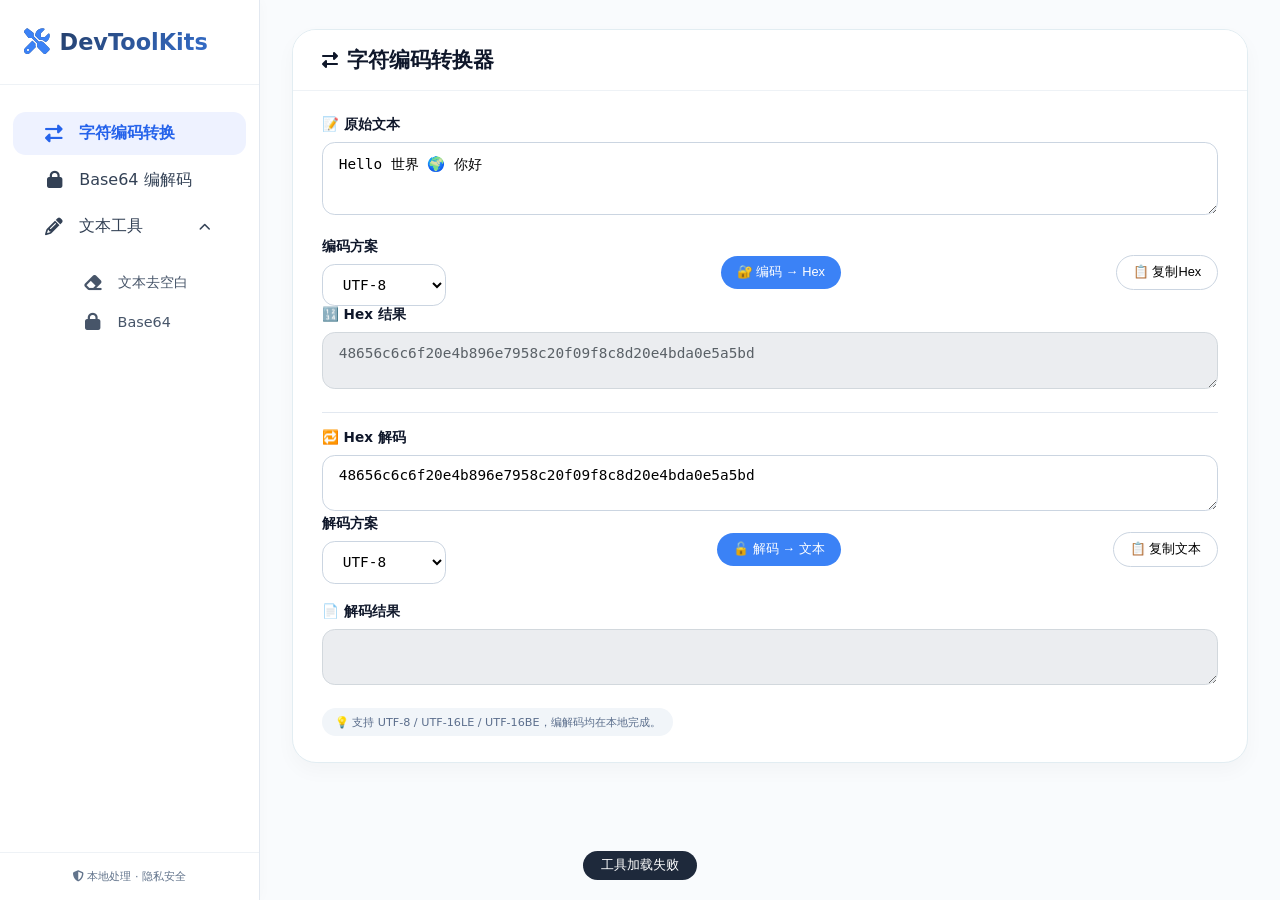
<file: index.html>
<!DOCTYPE html>
<html lang="zh-CN">
<head>
    <meta charset="UTF-8">
    <meta name="viewport" content="width=device-width, initial-scale=1.0, user-scalable=yes">
    <title>开发者工具箱 · 编码/文本处理/Base64</title>
    <link rel="stylesheet" href="css/style.css">
    <!-- Font Awesome 6 (免费图标库) -->
    <link rel="stylesheet" href="https://cdnjs.cloudflare.com/ajax/libs/font-awesome/6.7.2/css/all.min.css">
</head>
<body>
    <div class="app-container">
        <!-- 左侧菜单 -->
        <aside class="sidebar">
            <div class="logo">
                <i class="fas fa-tools"></i> DevToolKits
            </div>
            <nav class="tool-nav">
                <ul>
                    <!-- 一级菜单选项（无下拉） -->
                    <li data-tool="encoding" class="active">
                        <i class="fas fa-exchange-alt"></i> 字符编码转换
                    </li>
                    
                    <!-- 多个一级菜单 -->
                    <li data-tool="base64">
                        <i class="fas fa-lock"></i> Base64 编解码
                    </li>

                    <!-- 一级菜单带二级菜单 -->
                    <li class="menu-parent">
                        <div class="menu-item">
                            <i class="fa-solid fa-pencil"></i>
                            <span>文本工具</span>
                            <i class="fas fa-chevron-down arrow"></i>
                        </div>
                        <!-- 二级菜单 -->
                        <ul class="submenu">
                            <li data-tool="trim"><i class="fas fa-eraser"></i> 文本去空白</li>
                            <li data-tool="base64"><i class="fas fa-lock"></i> Base64</li>
                        </ul>
                    </li>
                </ul>
            </nav>
            <div class="footer-note">
                <i class="fas fa-shield-alt"></i> 本地处理 · 隐私安全
            </div>
        </aside>

        <!-- 右侧内容区，动态渲染工具 -->
        <main class="content-area" id="dynamic-content">
            <div class="loading-placeholder">
                <i class="fas fa-spinner fa-pulse"></i> 加载工具...
            </div>
        </main>
    </div>

    <!-- 全局 JS 模块 -->
    <script src="js/core.js"></script>
    <script src="js/main.js"></script>


    <!-- 工具模块将在需要时动态加载，无需全部引入 -->
     
    <!-- iconv-lite 浏览器可用 UMD 版（官方打包好的） -->
    <!-- <script src="https://cdn.jsdelivr.net/npm/iconv-lite@0.7.2/lib/index.min.js"></script> -->
    <script src="./lib/pk-iconv-lite.js"></script>
    
    <!-- 正确：启用 ES Modules 支持 0516测试不行，待学习-->
    <!-- <script type="module">
    // 直接使用 import 语法（浏览器原生支持）
    import { chunk } from 'https://cdn.skypack.dev/lodash-es';
    console.log(chunk(, 2)); // [, ]
    </script> -->

<script>


</script>

</body>
</html>
</file>
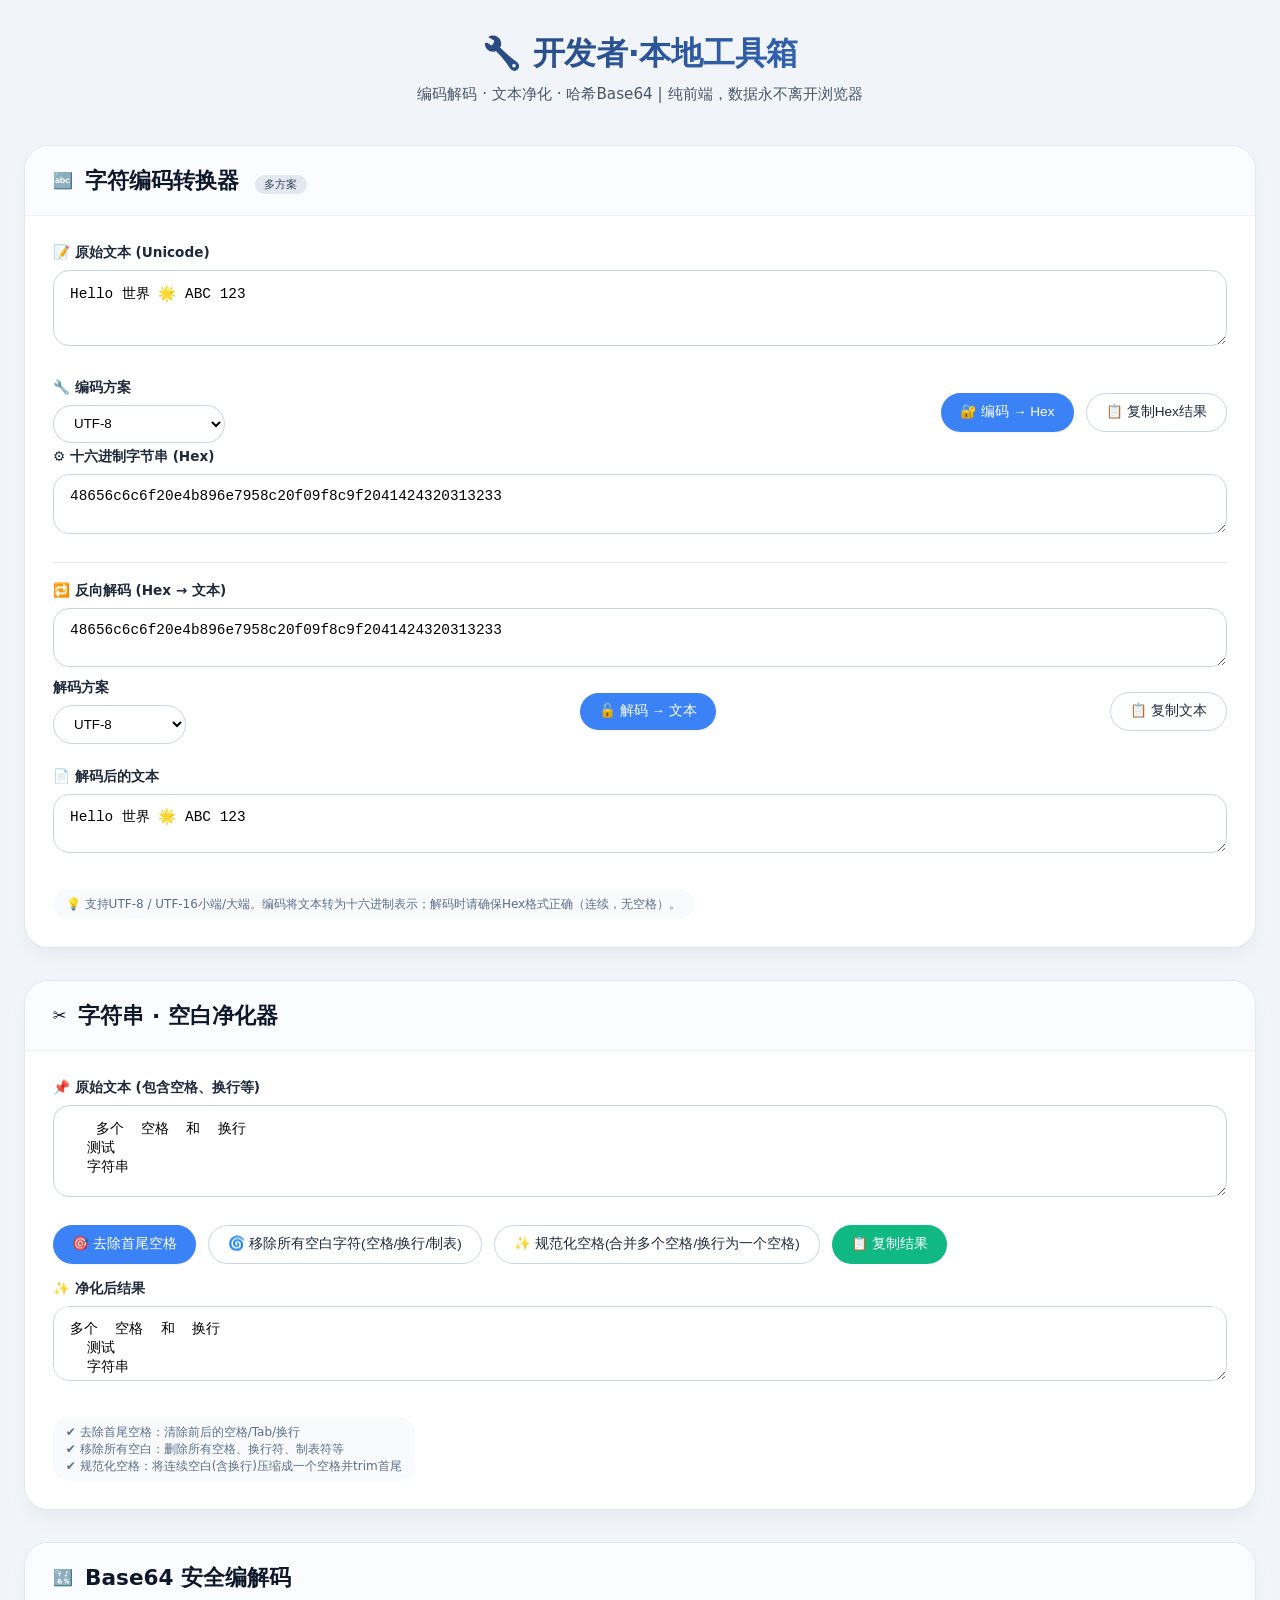
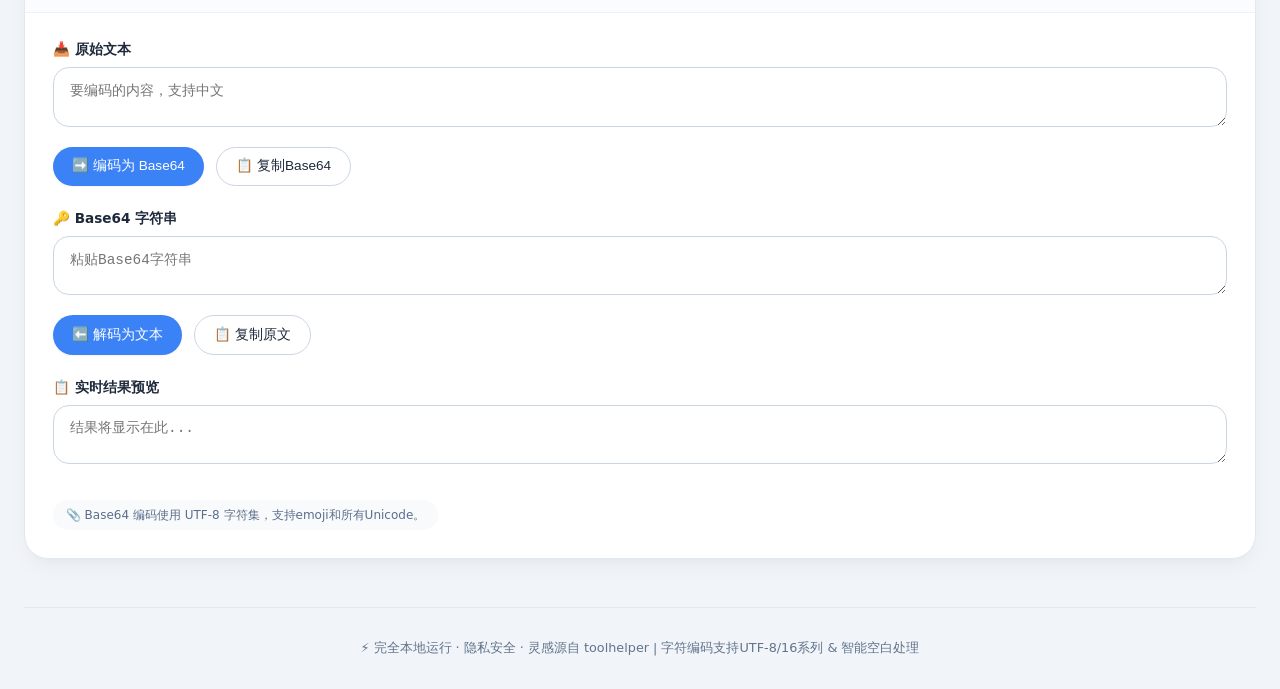
<file: demo.html>
<!DOCTYPE html>
<html lang="zh-CN">
<head>
    <meta charset="UTF-8">
    <meta name="viewport" content="width=device-width, initial-scale=1.0, user-scalable=yes">
    <title>全能工具箱 · 编码转换 / 文本处理 / Base64</title>
    <style>
        * {
            margin: 0;
            padding: 0;
            box-sizing: border-box;
        }

        body {
            background: #f1f5f9;
            font-family: 'Inter', system-ui, -apple-system, 'Segoe UI', Roboto, 'Helvetica Neue', sans-serif;
            padding: 2rem 1.5rem;
            color: #0f172a;
        }

        /* 主容器 */
        .container {
            max-width: 1300px;
            margin: 0 auto;
        }

        /* 页眉 */
        .header {
            text-align: center;
            margin-bottom: 2.5rem;
        }
        .header h1 {
            font-size: 2rem;
            font-weight: 700;
            background: linear-gradient(135deg, #1e293b, #3b82f6);
            background-clip: text;
            -webkit-background-clip: text;
            color: transparent;
            letter-spacing: -0.3px;
        }
        .header p {
            color: #475569;
            margin-top: 0.5rem;
            font-size: 0.95rem;
        }

        /* 卡片网格 */
        .tools-grid {
            display: flex;
            flex-direction: column;
            gap: 2rem;
        }

        .card {
            background: white;
            border-radius: 1.5rem;
            box-shadow: 0 10px 25px -5px rgba(0, 0, 0, 0.05), 0 8px 10px -6px rgba(0, 0, 0, 0.02);
            overflow: hidden;
            transition: box-shadow 0.2s ease;
            border: 1px solid #e2e8f0;
        }
        .card:hover {
            box-shadow: 0 20px 30px -12px rgba(0, 0, 0, 0.1);
        }

        .card-header {
            padding: 1.25rem 1.75rem;
            background: #fafcff;
            border-bottom: 1px solid #eef2f6;
            display: flex;
            align-items: center;
            gap: 0.75rem;
        }
        .card-header i {
            font-size: 1.6rem;
        }
        .card-header h2 {
            font-size: 1.35rem;
            font-weight: 600;
            color: #0f172a;
        }
        .card-header .badge {
            background: #e2e8f0;
            font-size: 0.7rem;
            padding: 0.2rem 0.6rem;
            border-radius: 40px;
            color: #334155;
            font-weight: 500;
            margin-left: 0.5rem;
        }

        .card-body {
            padding: 1.75rem;
        }

        /* 表单元素 */
        .input-group {
            margin-bottom: 1.5rem;
        }
        label {
            font-weight: 600;
            font-size: 0.85rem;
            display: block;
            margin-bottom: 0.5rem;
            color: #1e293b;
        }
        textarea, input[type="text"] {
            width: 100%;
            padding: 0.8rem 1rem;
            font-family: 'SF Mono', 'Fira Code', 'Cascadia Code', monospace;
            font-size: 0.9rem;
            border: 1px solid #cbd5e1;
            border-radius: 1rem;
            background: #ffffff;
            transition: all 0.2s;
            resize: vertical;
        }
        textarea:focus, input:focus {
            outline: none;
            border-color: #3b82f6;
            box-shadow: 0 0 0 3px rgba(59,130,246,0.2);
        }
        select {
            padding: 0.6rem 2rem 0.6rem 1rem;
            border-radius: 2rem;
            border: 1px solid #cbd5e1;
            background: white;
            font-weight: 500;
            cursor: pointer;
        }
        .button-group {
            display: flex;
            flex-wrap: wrap;
            gap: 0.75rem;
            margin: 1rem 0 1rem 0;
        }
        .btn {
            background: #f1f5f9;
            border: none;
            padding: 0.6rem 1.2rem;
            border-radius: 2rem;
            font-weight: 500;
            font-size: 0.85rem;
            cursor: pointer;
            transition: all 0.2s;
            display: inline-flex;
            align-items: center;
            gap: 0.5rem;
            color: #1e293b;
        }
        .btn-primary {
            background: #3b82f6;
            color: white;
            box-shadow: 0 1px 2px rgba(0,0,0,0.05);
        }
        .btn-primary:hover {
            background: #2563eb;
            transform: translateY(-1px);
        }
        .btn-outline {
            border: 1px solid #cbd5e1;
            background: white;
        }
        .btn-outline:hover {
            background: #f8fafc;
            border-color: #94a3b8;
        }
        .btn-copy {
            background: #10b981;
            color: white;
        }
        .btn-copy:hover {
            background: #059669;
        }
        hr {
            margin: 1.2rem 0;
            border: none;
            border-top: 1px solid #e2e8f0;
        }
        .flex-row {
            display: flex;
            flex-wrap: wrap;
            align-items: center;
            justify-content: space-between;
            gap: 1rem;
        }
        .info-note {
            font-size: 0.75rem;
            color: #5b6e8c;
            margin-top: 0.5rem;
            background: #f8fafc;
            padding: 0.4rem 0.8rem;
            border-radius: 1rem;
            display: inline-block;
        }
        footer {
            text-align: center;
            margin-top: 3rem;
            color: #62748c;
            font-size: 0.8rem;
            border-top: 1px solid #e2e8f0;
            padding-top: 2rem;
        }
        @media (max-width: 640px) {
            body {
                padding: 1rem;
            }
            .card-body {
                padding: 1.25rem;
            }
            .button-group {
                justify-content: center;
            }
        }
    </style>
</head>
<body>
<div class="container">
    <div class="header">
        <h1>🔧 开发者·本地工具箱</h1>
        <p>编码解码 · 文本净化 · 哈希Base64 | 纯前端，数据永不离开浏览器</p>
    </div>

    <div class="tools-grid">
        <!-- 工具1：字符编码/解码 (UTF-8, UTF-16LE, UTF-16BE) -->
        <div class="card">
            <div class="card-header">
                <span>🔤</span>
                <h2>字符编码转换器 <span class="badge">多方案</span></h2>
            </div>
            <div class="card-body">
                <div class="input-group">
                    <label>📝 原始文本 (Unicode)</label>
                    <textarea id="text-input-encoding" rows="3" placeholder="例如：Hello 世界 🌍 你好"></textarea>
                </div>

                <div class="flex-row">
                    <div>
                        <label>🔧 编码方案</label>
                        <select id="encode-scheme">
                            <option value="UTF-8">UTF-8</option>
                            <option value="UTF-16LE">UTF-16LE (小端)</option>
                            <option value="UTF-16BE">UTF-16BE (大端)</option>
                        </select>
                    </div>
                    <div class="button-group" style="margin-top: 1.2rem;">
                        <button id="btn-encode" class="btn btn-primary">🔐 编码 → Hex</button>
                        <button id="btn-copy-encoded" class="btn btn-outline">📋 复制Hex结果</button>
                    </div>
                </div>

                <div class="input-group">
                    <label>⚙️ 十六进制字节串 (Hex)</label>
                    <textarea id="hex-output" rows="2" placeholder="编码结果将显示在这里" readonly></textarea>
                </div>

                <hr>

                <div class="input-group">
                    <label>🔁 反向解码 (Hex → 文本)</label>
                    <textarea id="hex-input" rows="2" placeholder="粘贴十六进制，例如：48656c6c6f"></textarea>
                    <div class="flex-row" style="margin-top: 0.5rem;">
                        <div>
                            <label>解码方案</label>
                            <select id="decode-scheme">
                                <option value="UTF-8">UTF-8</option>
                                <option value="UTF-16LE">UTF-16LE</option>
                                <option value="UTF-16BE">UTF-16BE</option>
                            </select>
                        </div>
                        <button id="btn-decode" class="btn btn-primary">🔓 解码 → 文本</button>
                        <button id="btn-copy-decoded" class="btn btn-outline">📋 复制文本</button>
                    </div>
                </div>

                <div class="input-group">
                    <label>📄 解码后的文本</label>
                    <textarea id="decoded-text" rows="2" placeholder="解码结果" readonly></textarea>
                </div>
                <div class="info-note">
                    💡 支持UTF-8 / UTF-16小端/大端。编码将文本转为十六进制表示；解码时请确保Hex格式正确（连续，无空格）。
                </div>
            </div>
        </div>

        <!-- 工具2：字符串空白去除 (多种净化模式) -->
        <div class="card">
            <div class="card-header">
                <span>✂️</span>
                <h2>字符串 · 空白净化器</h2>
            </div>
            <div class="card-body">
                <div class="input-group">
                    <label>📌 原始文本 (包含空格、换行等)</label>
                    <textarea id="trim-input" rows="4" placeholder="   Hello   世界   ！  前后有空格   中间 多空格  "></textarea>
                </div>

                <div class="button-group">
                    <button id="trim-both" class="btn btn-primary">🎯 去除首尾空格</button>
                    <button id="trim-all" class="btn btn-outline">🌀 移除所有空白字符(空格/换行/制表)</button>
                    <button id="trim-extra" class="btn btn-outline">✨ 规范化空格(合并多个空格/换行为一个空格)</button>
                    <button id="copy-trim-result" class="btn btn-copy">📋 复制结果</button>
                </div>

                <div class="input-group">
                    <label>✨ 净化后结果</label>
                    <textarea id="trim-result" rows="3" readonly placeholder="处理后的文本"></textarea>
                </div>
                <div class="info-note">
                    ✔️ 去除首尾空格：清除前后的空格/Tab/换行<br>
                    ✔️ 移除所有空白：删除所有空格、换行符、制表符等<br>
                    ✔️ 规范化空格：将连续空白(含换行)压缩成一个空格并trim首尾
                </div>
            </div>
        </div>

        <!-- 工具3：Base64 编解码 (额外贴心功能) -->
        <div class="card">
            <div class="card-header">
                <span>🔣</span>
                <h2>Base64 安全编解码</h2>
            </div>
            <div class="card-body">
                <div class="input-group">
                    <label>📥 原始文本</label>
                    <textarea id="b64-plain" rows="2" placeholder="要编码的内容，支持中文"></textarea>
                    <div class="button-group">
                        <button id="b64-encode" class="btn btn-primary">➡️ 编码为 Base64</button>
                        <button id="copy-b64-encoded" class="btn btn-outline">📋 复制Base64</button>
                    </div>
                </div>

                <div class="input-group">
                    <label>🔑 Base64 字符串</label>
                    <textarea id="b64-cipher" rows="2" placeholder="粘贴Base64字符串"></textarea>
                    <div class="button-group">
                        <button id="b64-decode" class="btn btn-primary">⬅️ 解码为文本</button>
                        <button id="copy-b64-decoded" class="btn btn-outline">📋 复制原文</button>
                    </div>
                </div>

                <div class="input-group">
                    <label>📋 实时结果预览</label>
                    <textarea id="b64-result" rows="2" readonly placeholder="结果将显示在此..."></textarea>
                </div>
                <div class="info-note">
                    📎 Base64 编码使用 UTF-8 字符集，支持emoji和所有Unicode。
                </div>
            </div>
        </div>
    </div>
    <footer>
        ⚡ 完全本地运行 · 隐私安全 · 灵感源自 toolhelper | 字符编码支持UTF-8/16系列 & 智能空白处理
    </footer>
</div>

<script>
    (function() {
        // ---------- 1. 字符编码 / 解码核心逻辑 ----------
        // UTF-8 编码 (使用原生TextEncoder)
        function utf8EncodeToHex(str) {
            const encoder = new TextEncoder();
            const bytes = encoder.encode(str);
            return Array.from(bytes).map(b => b.toString(16).padStart(2, '0')).join('');
        }
        // UTF-8 解码
        function utf8DecodeFromHex(hexStr) {
            if (!hexStr) return '';
            const hexClean = hexStr.replace(/\s/g, '');
            if (hexClean.length % 2 !== 0) throw new Error('Hex长度必须为偶数');
            const bytes = new Uint8Array(hexClean.match(/.{2}/g).map(byte => parseInt(byte, 16)));
            const decoder = new TextDecoder('utf-8');
            return decoder.decode(bytes);
        }

        // ----- UTF-16LE / UTF-16BE 手动实现 (支持代理对, 完美处理emoji) -----
        // 将JavaScript字符串转为UTF-16字节数组 (littleEndian标志)
        function stringToUtf16Bytes(str, littleEndian) {
            const buf = [];
            for (let i = 0; i < str.length; i++) {
                let code = str.charCodeAt(i);
                // 处理高位代理 (如果存在, 需组合)
                if (code >= 0xD800 && code <= 0xDBFF && i + 1 < str.length) {
                    const next = str.charCodeAt(i + 1);
                    if (next >= 0xDC00 && next <= 0xDFFF) {
                        const high = code;
                        const low = next;
                        const surrogatePair = ((high - 0xD800) * 0x400) + (low - 0xDC00) + 0x10000;
                        const utf16High = (surrogatePair >> 16) & 0xFFFF;
                        const utf16Low = surrogatePair & 0xFFFF;
                        // 对于UTF16, 实际存储两个码元
                        if (littleEndian) {
                            buf.push(utf16High & 0xFF, (utf16High >> 8) & 0xFF);
                            buf.push(utf16Low & 0xFF, (utf16Low >> 8) & 0xFF);
                        } else {
                            buf.push((utf16High >> 8) & 0xFF, utf16High & 0xFF);
                            buf.push((utf16Low >> 8) & 0xFF, utf16Low & 0xFF);
                        }
                        i++; // 跳过下一个字符
                        continue;
                    }
                }
                // 普通BMP字符
                if (littleEndian) {
                    buf.push(code & 0xFF, (code >> 8) & 0xFF);
                } else {
                    buf.push((code >> 8) & 0xFF, code & 0xFF);
                }
            }
            return buf;
        }

        // 将UTF-16字节数组转回字符串
        function utf16BytesToString(bytes, littleEndian) {
            if (bytes.length % 2 !== 0) throw new Error('UTF-16字节长度必须偶数');
            const codes = [];
            for (let i = 0; i < bytes.length; i += 2) {
                let low, high;
                if (littleEndian) {
                    low = bytes[i];
                    high = bytes[i+1];
                } else {
                    low = bytes[i+1];
                    high = bytes[i];
                }
                let code = (high << 8) | low;
                codes.push(code);
            }
            // 处理代理对
            let result = '';
            for (let i = 0; i < codes.length; i++) {
                let code = codes[i];
                if (code >= 0xD800 && code <= 0xDBFF && i+1 < codes.length && codes[i+1] >= 0xDC00 && codes[i+1] <= 0xDFFF) {
                    const highSurrogate = code;
                    const lowSurrogate = codes[i+1];
                    const fullCode = ((highSurrogate - 0xD800) * 0x400) + (lowSurrogate - 0xDC00) + 0x10000;
                    result += String.fromCodePoint(fullCode);
                    i++;
                } else {
                    result += String.fromCharCode(code);
                }
            }
            return result;
        }

        function utf16EncodeToHex(str, scheme) {
            const littleEndian = (scheme === 'UTF-16LE');
            const bytes = stringToUtf16Bytes(str, littleEndian);
            return bytes.map(b => b.toString(16).padStart(2, '0')).join('');
        }

        function utf16DecodeFromHex(hexStr, scheme) {
            const hexClean = hexStr.replace(/\s/g, '');
            if (hexClean.length % 2 !== 0) throw new Error('Hex长度必须偶数');
            const bytes = hexClean.match(/.{2}/g).map(b => parseInt(b, 16));
            const littleEndian = (scheme === 'UTF-16LE');
            return utf16BytesToString(bytes, littleEndian);
        }

        // 通用编码入口
        function encodeTextByScheme(text, scheme) {
            if (!text) return '';
            if (scheme === 'UTF-8') {
                return utf8EncodeToHex(text);
            } else if (scheme === 'UTF-16LE' || scheme === 'UTF-16BE') {
                return utf16EncodeToHex(text, scheme);
            }
            throw new Error('不支持的编码方案');
        }

        function decodeHexByScheme(hex, scheme) {
            if (!hex) return '';
            if (scheme === 'UTF-8') {
                return utf8DecodeFromHex(hex);
            } else if (scheme === 'UTF-16LE' || scheme === 'UTF-16BE') {
                return utf16DecodeFromHex(hex, scheme);
            }
            throw new Error('不支持的解码方案');
        }

        // ----- UI 绑定 -----
        const textInput = document.getElementById('text-input-encoding');
        const encodeScheme = document.getElementById('encode-scheme');
        const hexOutput = document.getElementById('hex-output');
        const btnEncode = document.getElementById('btn-encode');
        const btnCopyEncoded = document.getElementById('btn-copy-encoded');
        const hexInput = document.getElementById('hex-input');
        const decodeScheme = document.getElementById('decode-scheme');
        const btnDecode = document.getElementById('btn-decode');
        const decodedText = document.getElementById('decoded-text');
        const btnCopyDecoded = document.getElementById('btn-copy-decoded');

        // 编码动作
        btnEncode.addEventListener('click', () => {
            const raw = textInput.value;
            if (!raw.trim() && raw.length === 0) {
                hexOutput.value = '';
                return;
            }
            try {
                const scheme = encodeScheme.value;
                const hexResult = encodeTextByScheme(raw, scheme);
                hexOutput.value = hexResult;
            } catch (err) {
                hexOutput.value = `编码错误: ${err.message}`;
            }
        });

        // 解码动作
        btnDecode.addEventListener('click', () => {
            const hexVal = hexInput.value.trim();
            if (!hexVal) {
                decodedText.value = '';
                return;
            }
            try {
                const scheme = decodeScheme.value;
                const result = decodeHexByScheme(hexVal, scheme);
                decodedText.value = result;
            } catch (err) {
                decodedText.value = `解码失败: ${err.message}`;
            }
        });

        // 辅助复制
        btnCopyEncoded.addEventListener('click', () => {
            copyToClipboard(hexOutput.value, '编码结果已复制');
        });
        btnCopyDecoded.addEventListener('click', () => {
            copyToClipboard(decodedText.value, '解码文本已复制');
        });

        // ---------- 2. 字符串空白去除工具 ----------
        const trimInput = document.getElementById('trim-input');
        const trimResult = document.getElementById('trim-result');
        const trimBothBtn = document.getElementById('trim-both');
        const trimAllBtn = document.getElementById('trim-all');
        const trimExtraBtn = document.getElementById('trim-extra');
        const copyTrimBtn = document.getElementById('copy-trim-result');

        function updateTrimResult(value) {
            trimResult.value = value;
        }

        trimBothBtn.addEventListener('click', () => {
            const val = trimInput.value;
            const trimmed = val.trim();
            updateTrimResult(trimmed);
        });

        trimAllBtn.addEventListener('click', () => {
            const val = trimInput.value;
            // 移除所有空白字符：空格、换行、制表、回车等
            const noWhitespace = val.replace(/\s+/g, '');
            updateTrimResult(noWhitespace);
        });

        trimExtraBtn.addEventListener('click', () => {
            const val = trimInput.value;
            // 将所有连续空白（包括换行，制表）替换为一个空格，并trim首尾
            const normalized = val.trim().replace(/\s+/g, ' ');
            updateTrimResult(normalized);
        });

        copyTrimBtn.addEventListener('click', () => {
            copyToClipboard(trimResult.value, '净化结果已复制');
        });

        // ---------- 3. Base64 编解码工具 ----------
        const b64Plain = document.getElementById('b64-plain');
        const b64Cipher = document.getElementById('b64-cipher');
        const b64Result = document.getElementById('b64-result');
        const b64EncodeBtn = document.getElementById('b64-encode');
        const b64DecodeBtn = document.getElementById('b64-decode');
        const copyB64Encoded = document.getElementById('copy-b64-encoded');
        const copyB64Decoded = document.getElementById('copy-b64-decoded');

        function base64Encode(str) {
            try {
                // 处理 Unicode: 使用 TextEncoder 转 UTF-8 再进行 base64
                const encoder = new TextEncoder();
                const bytes = encoder.encode(str);
                let binary = '';
                bytes.forEach(byte => binary += String.fromCharCode(byte));
                return btoa(binary);
            } catch (e) {
                throw new Error('编码失败，可能包含无法处理的字符');
            }
        }

        function base64Decode(base64Str) {
            try {
                const binary = atob(base64Str);
                const bytes = new Uint8Array(binary.length);
                for (let i = 0; i < binary.length; i++) {
                    bytes[i] = binary.charCodeAt(i);
                }
                const decoder = new TextDecoder('utf-8');
                return decoder.decode(bytes);
            } catch (e) {
                throw new Error('无效的Base64字符串');
            }
        }

        b64EncodeBtn.addEventListener('click', () => {
            const plain = b64Plain.value;
            if (!plain) {
                b64Result.value = '';
                return;
            }
            try {
                const encoded = base64Encode(plain);
                b64Result.value = encoded;
                b64Cipher.value = encoded;   // 同步到解码输入区，方便测试
            } catch (err) {
                b64Result.value = `错误: ${err.message}`;
            }
        });

        b64DecodeBtn.addEventListener('click', () => {
            const cipher = b64Cipher.value.trim();
            if (!cipher) {
                b64Result.value = '';
                return;
            }
            try {
                const decoded = base64Decode(cipher);
                b64Result.value = decoded;
                b64Plain.value = decoded;    // 可选同步
            } catch (err) {
                b64Result.value = `解码失败: ${err.message}`;
            }
        });

        copyB64Encoded.addEventListener('click', () => {
            copyToClipboard(b64Result.value, 'Base64结果已复制');
        });
        copyB64Decoded.addEventListener('click', () => {
            copyToClipboard(b64Result.value, '解码结果已复制');
        });

        // 通用复制函数 + 轻提示 (无需 alert 干扰)
        function copyToClipboard(text, successMsg = '已复制到剪贴板') {
            if (!text && text !== '') {
                showToast('没有内容可复制', 1500);
                return;
            }
            navigator.clipboard.writeText(text).then(() => {
                showToast(`✓ ${successMsg}`, 1200);
            }).catch(() => {
                showToast('复制失败，可手动复制', 1500);
            });
        }

        // 简单toast提示
        function showToast(msg, duration = 1500) {
            let toast = document.querySelector('.global-toast');
            if (!toast) {
                const div = document.createElement('div');
                div.className = 'global-toast';
                div.style.cssText = `
                    position: fixed; bottom: 20px; left: 50%; transform: translateX(-50%);
                    background: #1e293b; color: white; padding: 8px 18px; border-radius: 40px;
                    font-size: 0.85rem; z-index: 9999; box-shadow: 0 4px 12px rgba(0,0,0,0.2);
                    pointer-events: none; font-weight: 500; backdrop-filter: blur(6px);
                    transition: opacity 0.2s; opacity: 0;
                `;
                document.body.appendChild(div);
                toast = div;
            }
            toast.textContent = msg;
            toast.style.opacity = '1';
            setTimeout(() => {
                toast.style.opacity = '0';
            }, duration);
        }

        // 初始化示例数据，方便展示
        const demoText = "Hello 世界 🌟 ABC 123";
        textInput.value = demoText;
        // 默认展示一次编码结果
        setTimeout(() => {
            try {
                const initHex = encodeTextByScheme(demoText, 'UTF-8');
                hexOutput.value = initHex;
                hexInput.value = initHex;
                decodedText.value = demoText;
            } catch(e) {}
            trimInput.value = "   多个  空格  和  换行  \n  测试   \n  字符串   ";
            trimBothBtn.click(); // 自动展示trim示例结果
        }, 50);
    })();
</script>
</body>
</html>
</file>
<file: css/style.css>
/* reset & base */
* {
    margin: 0;
    padding: 0;
    box-sizing: border-box;
}

body {
    font-family: 'Inter', system-ui, -apple-system, 'Segoe UI', Roboto, sans-serif;
    background: #f8fafc;
    color: #0f172a;
    height: 100vh;
    overflow: hidden;
}

.app-container {
    display: flex;
    height: 100vh;
    width: 100%;
}

/* 侧边栏 */
.sidebar {
    width: 260px;
    background: #ffffff;
    border-right: 1px solid #e2e8f0;
    display: flex;
    flex-direction: column;
    box-shadow: 2px 0 12px rgba(0, 0, 0, 0.02);
    z-index: 10;
}

.logo {
    padding: 1.8rem 1.5rem;
    font-size: 1.4rem;
    font-weight: 700;
    background: linear-gradient(135deg, #1e293b, #3b82f6);
    background-clip: text;
    -webkit-background-clip: text;
    color: transparent;
    border-bottom: 1px solid #eef2f6;
    display: flex;
    align-items: center;
    gap: 0.6rem;
}

.logo i {
    font-size: 1.6rem;
    background: none;
    color: #3b82f6;
}

.tool-nav {
    flex: 1;
    padding: 1.5rem 0;
}

.tool-nav ul {
    list-style: none;
}

.tool-nav li {
    padding: 0.7rem 1.8rem;
    margin: 0.2rem 0.8rem;
    border-radius: 0.8rem;
    display: flex;
    align-items: center;
    gap: 0.75rem;
    cursor: pointer;
    font-weight: 500;
    color: #334155;
    transition: all 0.2s ease;
}

.tool-nav li i {
    width: 1.6rem;
    font-size: 1.1rem;
    text-align: center;
}

.tool-nav li:hover {
    background: #f1f5f9;
    color: #1e293b;
}

.tool-nav li.active {
    background: #eef2ff;
    color: #2563eb;
    font-weight: 600;
}

.footer-note {
    padding: 1rem 1.5rem;
    font-size: 0.7rem;
    color: #62748c;
    border-top: 1px solid #eef2f6;
    text-align: center;
}

/* 右侧内容区 */
.content-area {
    flex: 1;
    overflow-y: auto;
    padding: 1.8rem 2rem;
    background: #f9fbfd;
}

/* 卡片样式 */
.tool-card {
    background: white;
    border-radius: 1.5rem;
    box-shadow: 0 8px 20px rgba(0, 0, 0, 0.03);
    border: 1px solid #e2edf2;
    margin-bottom: 2rem;
    overflow: hidden;
}

.card-header {
    padding: 1rem 1.8rem;
    background: #ffffff;
    border-bottom: 1px solid #eef2f6;
    display: flex;
    align-items: center;
    gap: 0.6rem;
}

.card-header h2 {
    font-size: 1.3rem;
    font-weight: 600;
}

.card-body {
    padding: 1.6rem 1.8rem;
}

.input-group {
    margin-bottom: 1.2rem;
}

label {
    font-weight: 600;
    font-size: 0.85rem;
    display: block;
    margin-bottom: 0.5rem;
}

textarea, input, select {
    width: 100%;
    padding: 0.7rem 1rem;
    font-family: 'SF Mono', 'Fira Code', monospace;
    border: 1px solid #cbd5e1;
    border-radius: 0.8rem;
    background: white;
    font-size: 0.9rem;
    transition: 0.2s;
}

textarea:focus, input:focus, select:focus {
    outline: none;
    border-color: #3b82f6;
    box-shadow: 0 0 0 3px rgba(59,130,246,0.15);
}

.button-group {
    display: flex;
    flex-wrap: wrap;
    gap: 0.6rem;
    margin: 1rem 0;
}

.btn {
    padding: 0.5rem 1rem;
    border-radius: 2rem;
    border: none;
    font-weight: 500;
    cursor: pointer;
    display: inline-flex;
    align-items: center;
    gap: 0.4rem;
    font-size: 0.8rem;
    transition: all 0.2s;
}

.btn-primary {
    background: #3b82f6;
    color: white;
}
.btn-primary:hover {
    background: #2563eb;
    transform: translateY(-1px);
}

.btn-outline {
    background: white;
    border: 1px solid #cbd5e1;
}
.btn-outline:hover {
    background: #f8fafc;
}

.btn-success {
    background: #10b981;
    color: white;
}
.btn-success:hover {
    background: #059669;
}

hr {
    margin: 1rem 0;
    border: none;
    border-top: 1px solid #e2e8f0;
}

.info-note {
    font-size: 0.7rem;
    color: #5b6e8c;
    background: #f1f5f9;
    padding: 0.4rem 0.8rem;
    border-radius: 1rem;
    display: inline-block;
}

.flex-row {
    display: flex;
    flex-wrap: wrap;
    align-items: center;
    gap: 1rem;
    justify-content: space-between;
}

/* 加载动画 */
.loading-placeholder {
    text-align: center;
    padding: 4rem;
    color: #94a3b8;
}

/* 响应式 */
@media (max-width: 720px) {
    .sidebar {
        width: 80px;
    }
    .logo span, .tool-nav li span, .footer-note {
        display: none;
    }
    .tool-nav li {
        justify-content: center;
        padding: 0.8rem;
    }
    .tool-nav li i {
        margin: 0;
        font-size: 1.4rem;
    }
    .content-area {
        padding: 1rem;
    }
}

/* 自定义toast */
.global-toast {
    position: fixed;
    bottom: 20px;
    left: 50%;
    transform: translateX(-50%);
    background: #1e293b;
    color: white;
    padding: 6px 18px;
    border-radius: 40px;
    font-size: 0.8rem;
    z-index: 9999;
    pointer-events: none;
    opacity: 0;
    transition: opacity 0.2s;
}

/*--------------------------- 新增二级菜单的样式 Start---------------------------- */
/* 一级菜单项特殊处理 */

/* 带二级菜单的父级 li 特殊处理 */
.tool-nav > ul > li.menu-parent {
    flex-direction: column;
    align-items: stretch;
    padding: 0;
    margin: 0.2rem 0.8rem; 
}

.menu-item {
    display: flex;
    align-items: center;
    justify-content: space-between;
    padding: 0.7rem 1.8rem;
    margin: 0;
    border-radius: 0.8rem;
    cursor: pointer;
    font-weight: 500;
    color: #334155;
    transition: all 0.2s ;
    gap: 0.75rem; /* 给图标和文字之间加固定间距，避免挤压 */
}

.menu-item:hover {
    background: #f1f5f9;
}

.menu-item .arrow {
    font-size: 0.75rem;
    transition: transform 0.2s;
    flex-shrink: 0; /* 箭头不允许被压缩 */
}

/* 父菜单标题会自动换行：给文字span设置强制不换行 */
.menu-item span {
    white-space: nowrap; /* 禁止文字换行 */
    flex: 1; /* 让文字自动占据中间剩余空间 */
    overflow: hidden; /* 超出部分隐藏（可选） */
    text-overflow: ellipsis; /* 超出部分显示省略号（可选） */
}

.menu-parent.open .arrow {
    transform: rotate(180deg);
}

/* 子菜单 */
.submenu {
    list-style: none;
    padding-left: 2rem;
    margin: 0;
    display: none;
}
.menu-parent.open .submenu {
    display: block;
}
.submenu li {
    padding: 0.5rem 1rem 0.5rem 2.2rem;
    margin: 0.3rem 0;
    border-radius: 0.6rem;
    cursor: pointer;
    font-size: 0.9rem;
    color: #475569;
    transition: 0.1s;
}
.submenu li i {
    width: 1.6rem;
}
.submenu li:hover {
    background: #eef2ff;
    color: #2563eb;
}
.submenu li.active {
    background: #eef2ff;
    color: #2563eb;
    font-weight: 500;
}

/*--------------------------- 新增二级菜单的样式 End--------------------------- */
</file>
